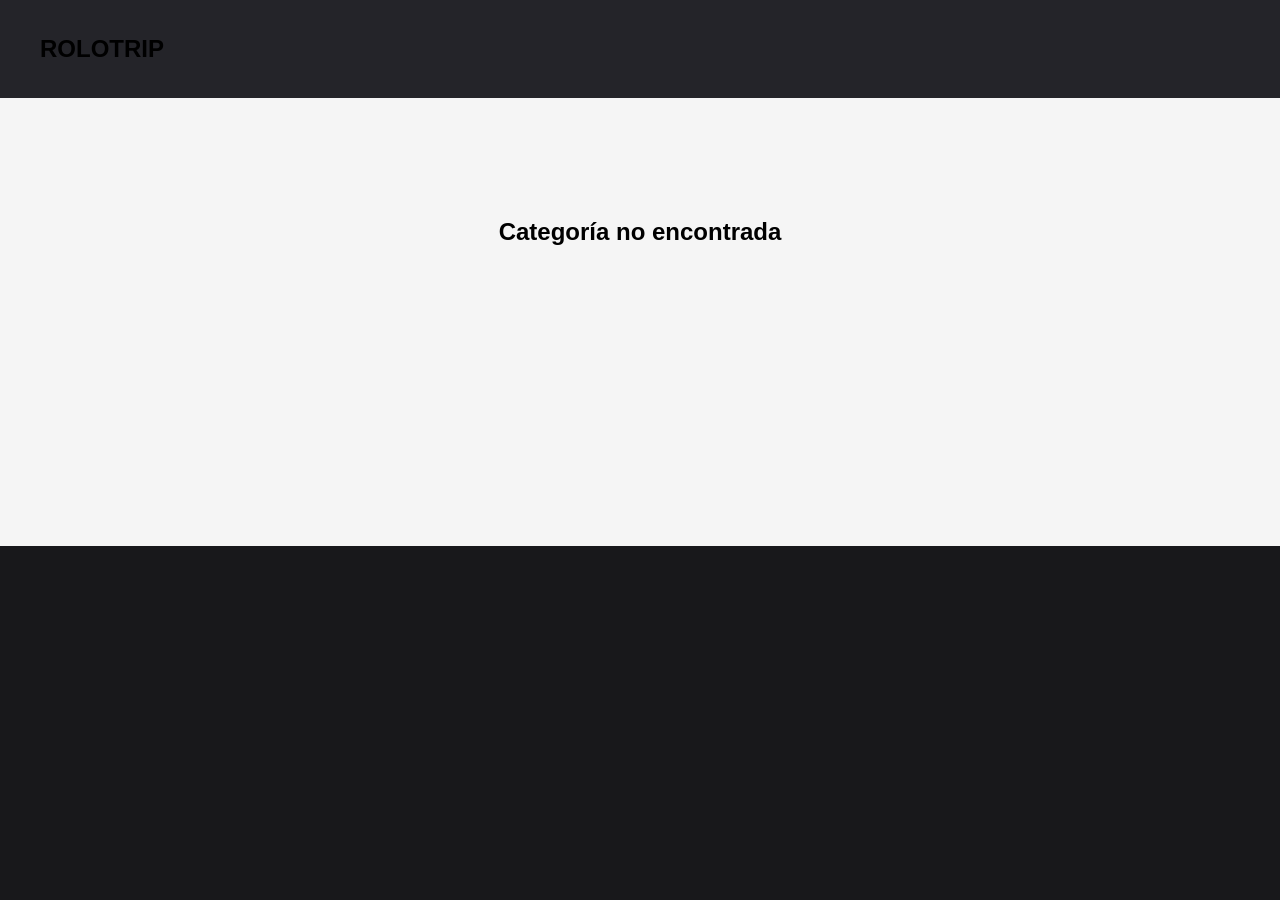
<file: PAGES/guia.html>
<!DOCTYPE html>
<html lang="es">
<head>
    <meta charset="UTF-8">
    <title>Guía - RoloTrip</title>
    <link rel="stylesheet" href="../CSS/styles.css">
</head>
<body>

<nav class="navbar">
    <h2>ROLOTRIP</h2>
</nav>

<section class="category">

    <h2 id="titulo"></h2>
    <p class="subtitle" id="descripcion"></p>

    <div class="category-grid" id="contenido"></div>

</section>

<section class="gastronomy" id="gastronomy"></section>

<div class="overlay" id="overlay">
    <div class="overlay-content" id="overlayContent"></div>
</div>

<script src="../JS/guia.js"></script>

</body>
</html>
</file>
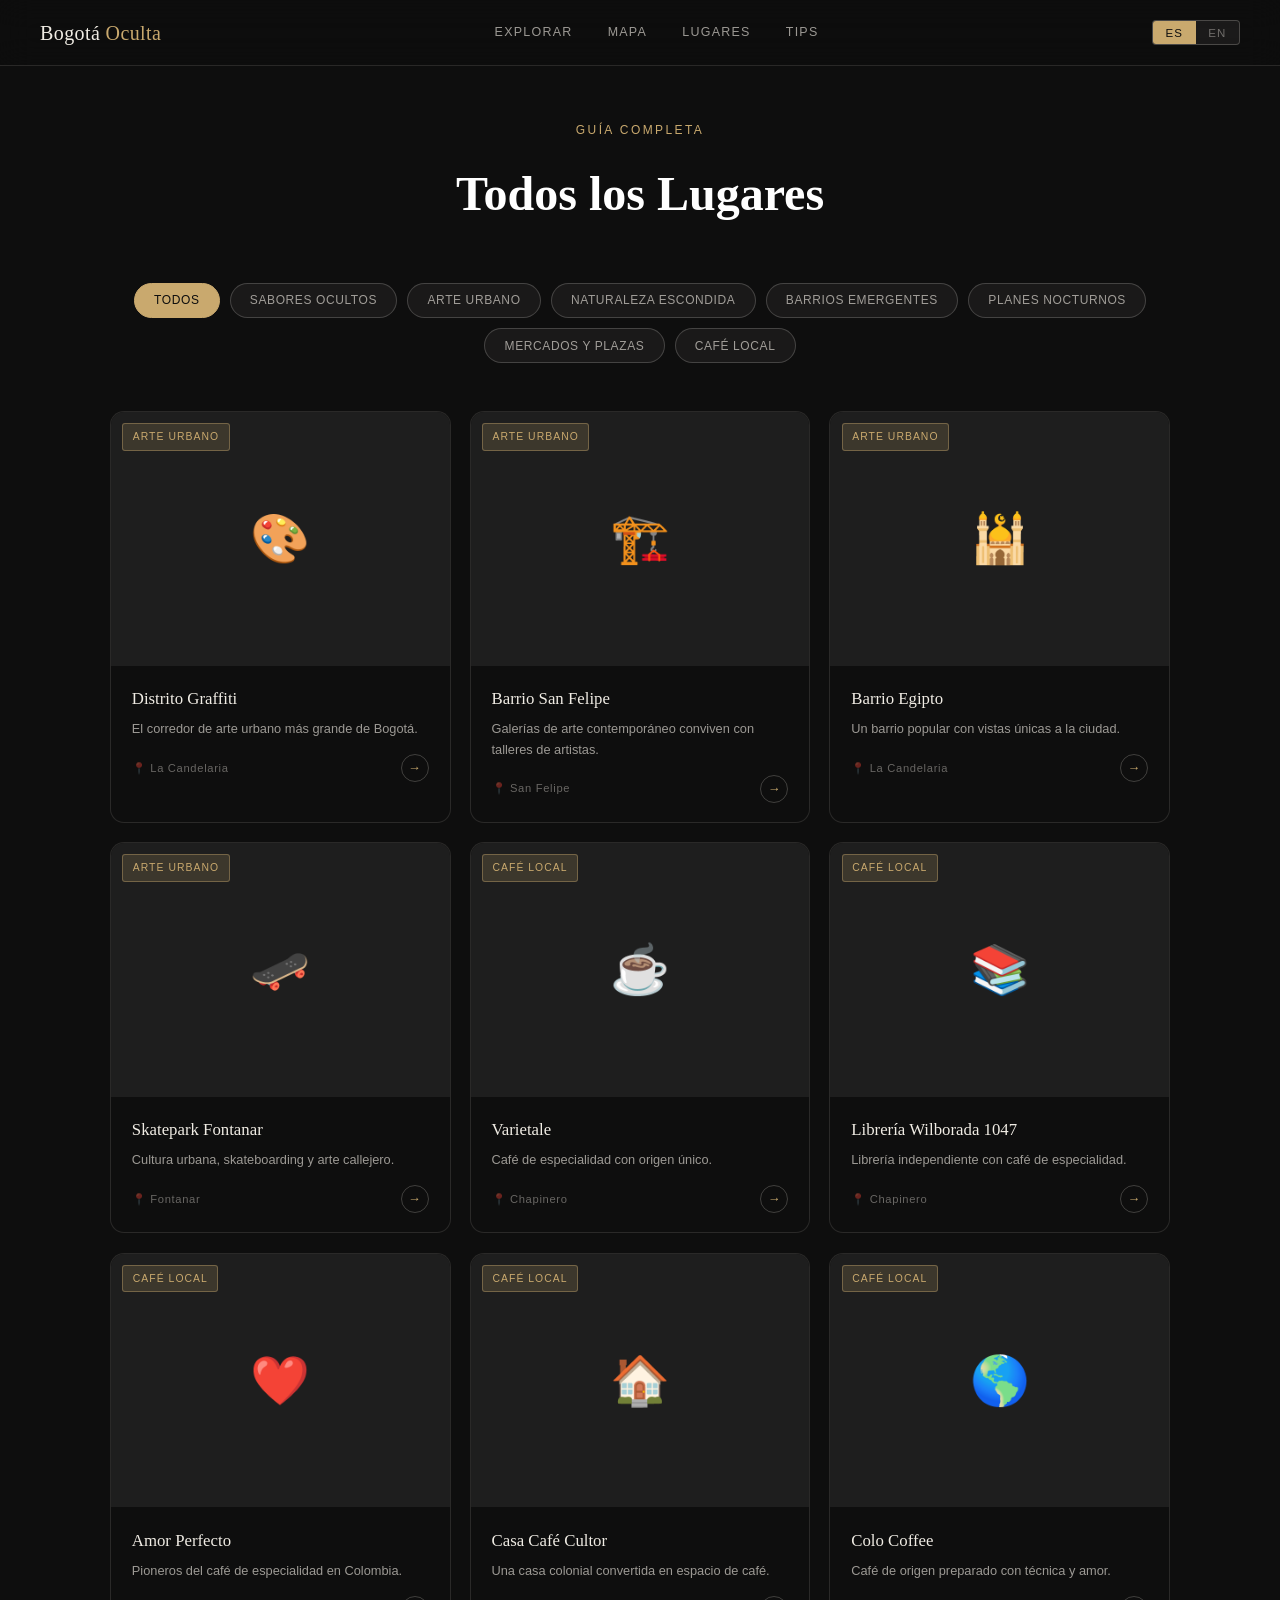
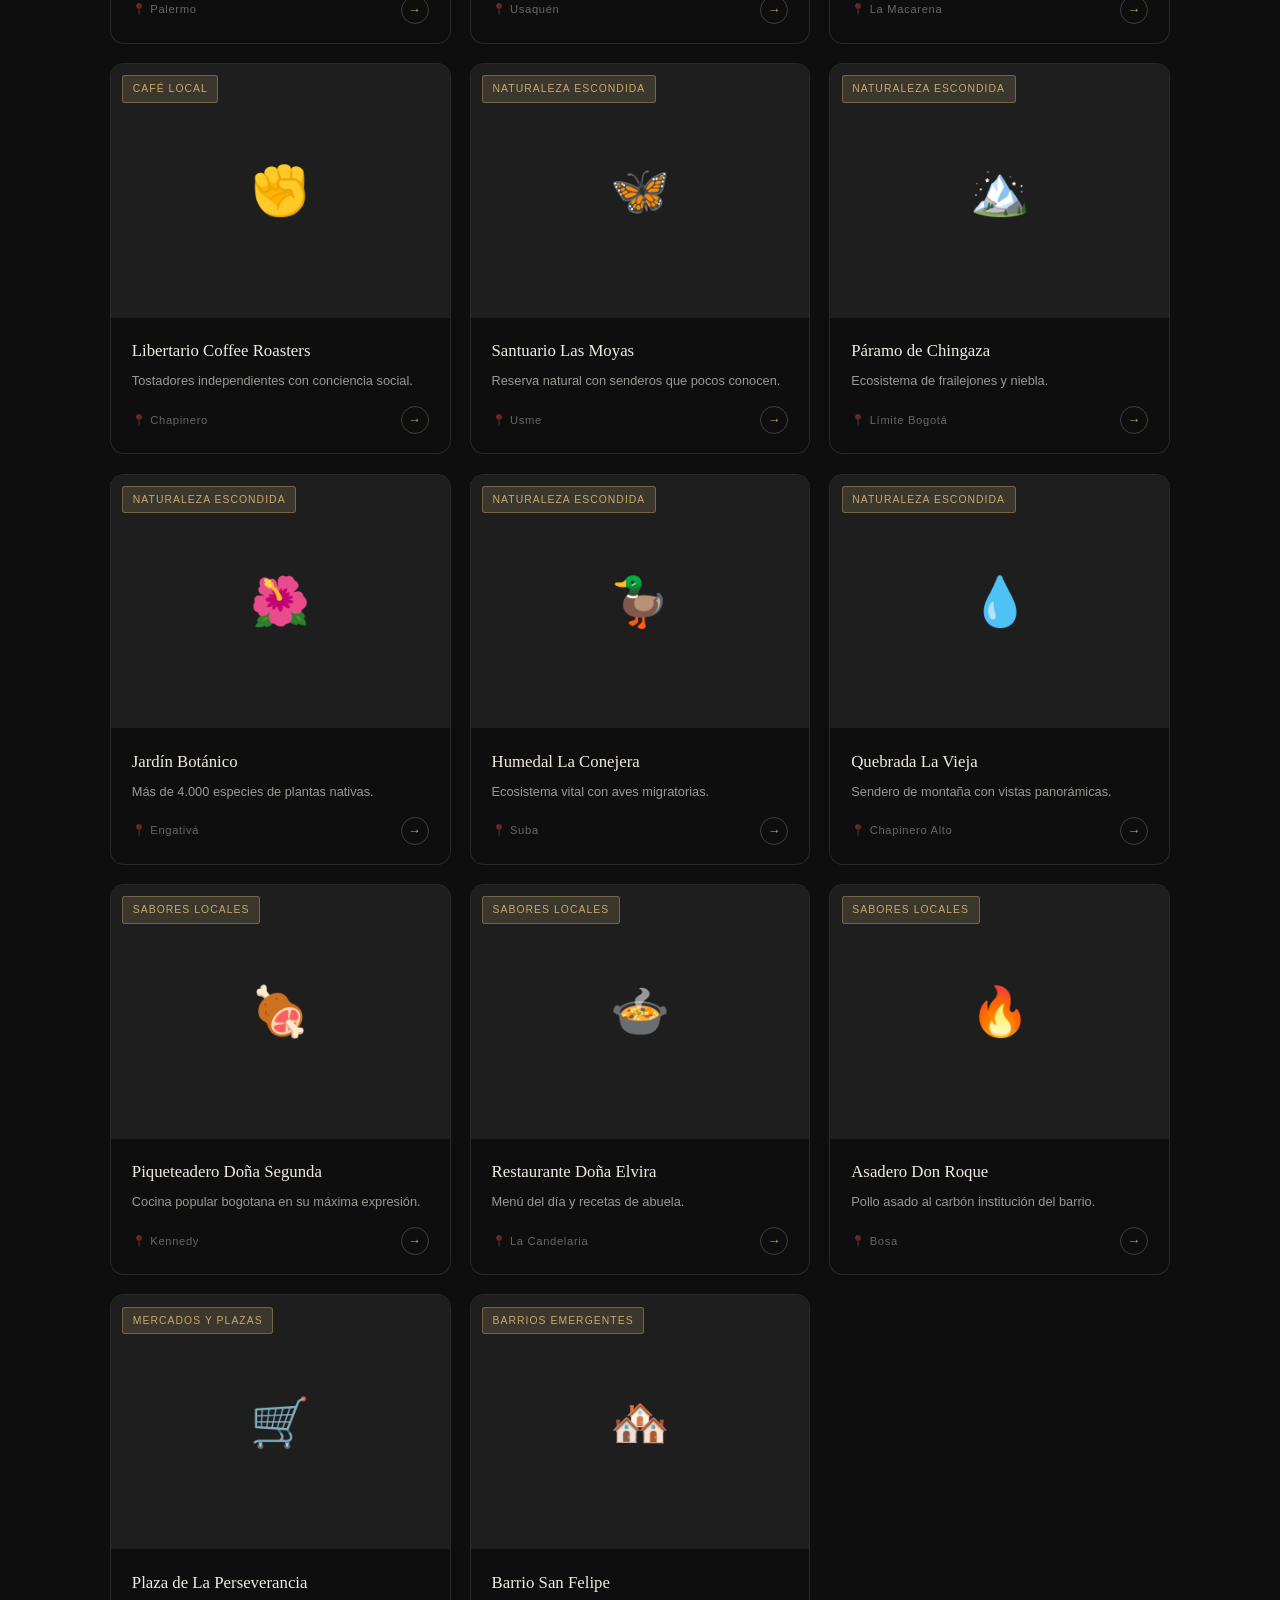
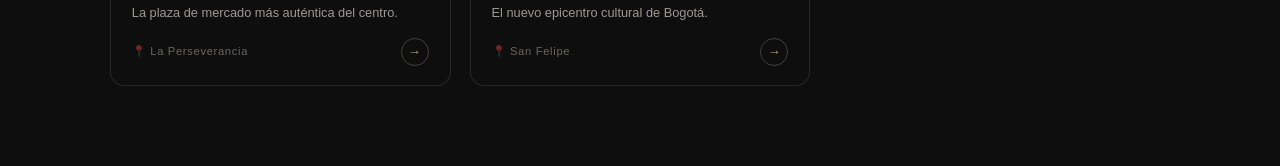
<file: pages/lugares.html>
<!DOCTYPE html>
<html lang="es">
<head>
  <meta charset="UTF-8" />
  <meta name="viewport" content="width=device-width, initial-scale=1.0" />
  <title>Lugares — Bogotá Oculta</title>
  
  <link rel="stylesheet" href="../css/styles.css" />
  
  <link rel="preconnect" href="https://fonts.googleapis.com" />
  </head>
<body style="background-color: #0e0e0e;">

  <header class="navbar">
  <div class="navbar__logo"><a href="../index.html">Bogotá <span>Oculta</span></a></div>

  <nav class="navbar__links">
    <a href="../index.html#explorar" data-i18n="navExplore">Explorar</a>
    <a href="mapa.html" data-i18n="navMap">Mapa</a>
    <a href="lugares.html" data-i18n="navPlaces">Lugares</a>
    <a href="../index.html#tips" data-i18n="navTips">Tips</a>
  </nav>

  <div class="lang-toggle">
    <button class="lang-btn active" id="btn-es">ES</button>
    <button class="lang-btn" id="btn-en">EN</button>
  </div>

  <button class="hamburger" id="hamburger" aria-label="Menú">
    <span></span><span></span><span></span>
  </button>
</header>

  <main style="margin-top: 120px; padding-bottom: 5rem;">
    <section class="section-header" style="text-align: center; margin-bottom: 3rem;">
      <p class="section-label" style="color: #c9a96e; letter-spacing: 0.2em; text-transform: uppercase; font-size: 0.75rem;">Guía Completa</p>
      <h1 class="section-title" style="font-family: 'Playfair Display', serif; color: white; font-size: 3rem;">Todos los Lugares</h1>
    </section>

    <div class="filters-container" style="max-width: 1100px; margin: 0 auto 3rem; display: flex; gap: 10px; flex-wrap: wrap; justify-content: center; padding: 0 20px;">
      <button class="btn-filter active" data-cat="todos">Todos</button> 
      <button class="btn-filter" data-cat="sabores">Sabores Ocultos</button>
      <button class="btn-filter" data-cat="arte">Arte Urbano</button>
      <button class="btn-filter" data-cat="naturaleza">Naturaleza Escondida</button>
      <button class="btn-filter" data-cat="barrios">Barrios Emergentes</button>
      <button class="btn-filter" data-cat="noche">Planes Nocturnos</button>
      <button class="btn-filter" data-cat="mercados">Mercados y Plazas</button>
      <button class="btn-filter" data-cat="cafe">Café Local</button>
    </div>

    <div class="places-grid" id="placesGrid" style="max-width: 1100px; margin: 0 auto; padding: 0 20px;">
      </div>
  </main>

  <script src="../js/main.js"></script>

</body>
</html>
</file>
<file: CSS/styles.css>
/* ================= RESET ================= */
body {
  margin: 0;
  font-family: Arial, sans-serif;
  background: #18181B;
}

/* ================= NAVBAR ================= */
.navbar {
  display: flex;
  align-items: center;
  justify-content: space-between;
  padding: 15px 40px;
  background: #242429;
  box-shadow: 0px 2px 10px rgba(0,0,0,0.05);
}

.logo-container {
  display: flex;
  align-items: center;
  gap: 10px;
}

.logo-img {
  width: 50px;
}

.logo span {
  color: #c76535;
}

.menu {
  display: flex;
  gap: 20px;
  list-style: none;
}

.menu a {
  text-decoration: none;
  color: black;
  font-weight: 500;
}

.lang {
  background: black;
  color: white;
  padding: 5px 10px;
  border-radius: 15px;
  cursor: pointer;
}

/* ================= HERO ================= */
.hero-container {
  position: relative;
  margin-bottom: 80px;
}

.hero {
  position: relative;
  height: 100vh;
  background: url('../ASSETS/Pagina\ principal/Bogota_noche.jpg') center/cover no-repeat;
  display: flex;
  justify-content: center;
  align-items: center;
  text-align: center;
  color: white;
  z-index: 1;
}

.hero-overlay {
  position: absolute;
  inset: 0;
  background: linear-gradient(
    rgba(0,0,0,0.65),
    rgba(0,0,0,0.4)
  );
  z-index: 1;
}

.hero-content {
  position: relative;
  z-index: 2;
  max-width: 700px;
  padding: 20px;
}

.hero h1 {
  font-size: 56px;
  margin-bottom: 20px;
}

.hero p {
  font-size: 20px;
  margin-bottom: 30px;
  opacity: 0.9;
}

/* BOTONES */
.hero-buttons {
  display: flex;
  gap: 15px;
  justify-content: center;
}

.btn-primary {
  padding: 14px 30px;
  background: #00a859;
  border: none;
  border-radius: 10px;
  color: white;
  font-weight: 600;
  cursor: pointer;
}

.btn-secondary {
  padding: 14px 30px;
  background: transparent;
  border: 2px solid white;
  border-radius: 10px;
  color: white;
  cursor: pointer;
}

/* ================= ISLA ================= */
.categorias-wrapper {
  position: absolute;
  left: 50%;
  bottom: -60px;

  transform: translate(-50%, 60px);
  z-index: 50;

  opacity: 0;
  transition: all 0.8s cubic-bezier(.2,.8,.2,1);
}

.categorias-wrapper.show {
  opacity: 1;
  transform: translate(-50%, 0);
}

.categorias {
  display: flex;
  gap: 25px;
  padding: 25px 40px;

  border-radius: 28px;

  background: rgba(255, 255, 255, 0.75);
  backdrop-filter: blur(18px);

  box-shadow: 
    0px 25px 60px rgba(0,0,0,0.25),
    inset 0px 1px 0px rgba(255,255,255,0.6);

  border: 1px solid rgba(255,255,255,0.3);
}

/* TARJETAS */
.cat {
  width: 200px;
  height: 50px;
  border-radius: 20px;

  display: flex;
  flex-direction: column;
  justify-content: center;
  align-items: center;

  cursor: pointer;
  transition: all 0.35s cubic-bezier(.2,.8,.2,1);
}

.cat .icon {
  font-size: 30px;
  margin-bottom: 8px;
}

.cat span {
  font-weight: 600;
  font-size: 14px;
}

.cat:hover {
  transform: translateY(-10px) scale(1.05);
}


/* ================= SOBRE ROLO ================= */
.about {
  padding: 100px 40px;
}

.about-container {
  display: flex;
  align-items: center;
  justify-content: space-between;
  gap: 50px;
  max-width: 1000px;
  margin: auto;
}

.about-text {
  flex: 1;
}

.about-text h2 {
  font-size: 36px;
  margin-bottom: 20px;
}

.about-text p {
  font-size: 18px;
  color: #929292;
  line-height: 1.6;
  margin-bottom: 20px;
}

/* ================= CARRUSEL ================= */
.about-carousel {
  flex: 1;
  position: relative;
  height: 350px;
  overflow: hidden;
  border-radius: 20px;
}

.carousel-track {
  position: relative;
  width: 100%;
  height: 100%;
}

.slide {
  position: absolute;
  width: 100%;
  height: 100%;
  object-fit: cover;

  opacity: 0;
  transition: opacity 0.6s ease;
}

.slide.active {
  opacity: 1;
}

/* ================= ACTIVIDADES ================= */


/* ================= HISTORIA ================= */
.stories {
  padding: 100px 40px;
  background: #242429;
  text-align: center;
}

.stories-grid {
  display: grid;
  grid-template-columns: repeat(3, 1fr);
  gap: 30px;
  margin-top: 40px;
}

.story {
  position: relative;
  border-radius: 20px;
  overflow: hidden;
  cursor: pointer;
}

.story img {
  width: 100%;
  height: 300px;
  object-fit: cover;
  transition: transform 0.5s ease;
}

/* Overlay */
.story-content {
  position: absolute;
  bottom: 0;
  left: 0;
  right: 0;
  padding: 20px;

  background: linear-gradient(
    transparent,
    rgba(0,0,0,0.8)
  );

  color: white;
  text-align: left;
}

.story h3 {
  margin: 0 0 5px;
}

.story p {
  font-size: 14px;
  opacity: 0.9;
}

/* Hover effect */
.story:hover img {
  transform: scale(1.1);
}

/* ================= CATEGORIAS-PAGES ================= */

.category {
  padding: 100px 200px;
  background: #f5f5f5;
  text-align: center;
}

.category-grid {
  display: grid;
  grid-template-columns: repeat(2, 1fr);
  gap: 30px;
  margin-top: 40px;
}

.gastronomy {
  padding: 80px 200px;
  background: #f5f5f5;
}

/* TITULOS */
.gastronomy h2 {
  text-align: left;
  margin-bottom: 30px;
  color: #1c1c1c;
}

/* ZONAS */
.zones {
  display: grid;
  grid-template-columns: repeat(3, 1fr);
  gap: 25px;
  margin-bottom: 60px;
}

.zone-card {
  background: white;
  padding: 25px;
  border-radius: 15px;
  box-shadow: 0 5px 15px rgba(0,0,0,0.05);
  border-left: 4px solid #00c853;
  text-align: left;
}

.zone-card h3 {
  margin-bottom: 10px;
}

.zone-card p {
  font-size: 14px;
  margin-bottom: 10px;
}

.zone-card span {
  font-size: 13px;
  color: #555;
}

/* CONSEJOS */
.tips {
  background: #dfe9e3;
  padding: 40px;
  border-radius: 20px;
  margin-bottom: 40px;
}

.tips-grid {
  display: grid;
  grid-template-columns: repeat(2, 1fr);
  gap: 30px;
  margin-top: 20px;
}

.tip {
  display: flex;
  gap: 15px;
  align-items: flex-start;
}

.tip span {
  background: #00c853;
  color: white;
  padding: 10px 15px;
  border-radius: 10px;
  font-weight: bold;
}

/* SABIAS QUE */
.fact {
  background: linear-gradient(90deg, #00c853, #1e88e5);
  color: white;
  padding: 40px;
  border-radius: 20px;
  text-align: center;
}

/* EXPANDIR */
.overlay {
  position: fixed;
  top: 0;
  left: 0;
  width: 100%;
  height: 100%;
  background: rgba(0,0,0,0.85);
  display: none;
  justify-content: center;
  align-items: center;
  z-index: 999;
}

.overlay.active {
  display: flex;
}

.overlay-content {
  background: white;
  width: 70%;
  max-width: 900px;
  padding: 40px;
  border-radius: 20px;
  animation: fadeIn 0.4s ease;
}

@keyframes fadeIn {
  from { transform: scale(0.9); opacity: 0; }
  to { transform: scale(1); opacity: 1; }
}


/* ================= FOOTER ================= */
footer {
  text-align: center;
  padding: 30px;
  background: #18181B;
}

/* ================= RESPONSIVE ================= */
@media (max-width: 768px) {

  .hero h1 {
    font-size: 34px;
  }

  .hero-buttons {
    flex-direction: column;
  }

  .categorias {
    flex-direction: column;
    align-items: center;
  }

  .menu {
    display: none;
  }
}

@media (max-width: 768px) {
  .about-container {
    flex-direction: column;
  }

  .about-carousel {
    width: 100%;
    height: 250px;
  }
}


/* ================= DETALLE ================= */
/* Selección */
.story.active {
  outline: 3px solid #ff6b00;
  transform: scale(0.97);
}

/* Hover más suave */
.story {
  transition: all 0.3s ease;
}
</file>
<file: css/styles.css>
/* =========================================
   BOGOTÁ OCULTA — styles.css
   Paleta: oscuro #0e0e0e + dorado #c9a96e
   Tipografía: Playfair Display + DM Sans
   ========================================= */

/* ---- Reset & Base ---- */
*, *::before, *::after { margin: 0; padding: 0; box-sizing: border-box; }

:root {
  --bg:        #0e0e0e;
  --bg2:       #161616;
  --bg3:       #1e1e1e;
  --gold:      #c9a96e;
  --gold-lt:   #d4b882;
  --text:      #f0ece4;
  --text-muted:#f0ece4a0;
  --text-dim:  #f0ece466;
  --border:    rgba(240,236,228,0.12);
  --border-md: rgba(240,236,228,0.22);
  --radius-sm: 4px;
  --radius-md: 8px;
  --radius-lg: 14px;
  --font-display: 'Playfair Display', Georgia, serif;
  --font-body:    'DM Sans', sans-serif;
  --max-w: 1100px;
  --nav-h: 66px;
}

html { scroll-behavior: smooth; }

body {
  font-family: var(--font-body);
  background: var(--bg);
  color: var(--text);
  line-height: 1.7;
  overflow-x: hidden;
}

a { text-decoration: none; color: inherit; }
img { max-width: 100%; display: block; }

/* ---- Scrollbar ---- */
::-webkit-scrollbar { width: 6px; }
::-webkit-scrollbar-track { background: var(--bg); }
::-webkit-scrollbar-thumb { background: var(--gold); border-radius: 3px; }

/* =========================================
   NAVBAR
   ========================================= */
.navbar {
  position: fixed;
  top: 0; left: 0; right: 0;
  z-index: 100;
  height: var(--nav-h);
  display: flex;
  align-items: center;
  justify-content: space-between;
  padding: 0 2.5rem;
  background: rgba(14,14,14,0.85);
  backdrop-filter: blur(16px);
  border-bottom: 0.5px solid var(--border);
}

.navbar__logo {
  font-family: var(--font-display);
  font-size: 1.25rem;
  letter-spacing: 0.02em;
  color: var(--text);
  flex-shrink: 0;
}

.navbar__logo span { color: var(--gold); }

.navbar__links {
  display: flex;
  gap: 2.2rem;
}

.navbar__links a {
  font-size: 0.78rem;
  font-weight: 400;
  letter-spacing: 0.1em;
  text-transform: uppercase;
  color: var(--text-muted);
  transition: color 0.2s;
}

.navbar__links a:hover { color: var(--gold); }

/* Lang toggle */
.lang-toggle {
  display: flex;
  background: rgba(240,236,228,0.06);
  border: 0.5px solid var(--border-md);
  border-radius: var(--radius-sm);
  overflow: hidden;
}

.lang-btn {
  background: none;
  border: none;
  color: var(--text-dim);
  font-family: var(--font-body);
  font-size: 0.72rem;
  font-weight: 500;
  letter-spacing: 0.08em;
  text-transform: uppercase;
  padding: 0.35rem 0.8rem;
  cursor: pointer;
  transition: all 0.2s;
}

.lang-btn.active {
  background: var(--gold);
  color: #0e0e0e;
}

/* Hamburger (mobile) */
.hamburger {
  display: none;
  flex-direction: column;
  gap: 5px;
  background: none;
  border: none;
  cursor: pointer;
  padding: 4px;
}

.hamburger span {
  display: block;
  width: 22px;
  height: 1.5px;
  background: var(--text);
  border-radius: 2px;
  transition: all 0.3s;
}

/* Mobile menu */
.mobile-menu {
  display: none;
  position: fixed;
  top: var(--nav-h);
  left: 0; right: 0;
  background: var(--bg2);
  border-bottom: 0.5px solid var(--border);
  padding: 1.5rem 2.5rem;
  flex-direction: column;
  gap: 1.2rem;
  z-index: 99;
}

.mobile-menu.open { display: flex; }

.mobile-menu a {
  font-size: 0.9rem;
  letter-spacing: 0.08em;
  text-transform: uppercase;
  color: var(--text-muted);
}

/* =========================================
   HERO
   ========================================= */
.hero {
  margin-top: var(--nav-h);
  padding: 5rem 2.5rem 3.5rem;
  max-width: var(--max-w);
  margin-left: auto;
  margin-right: auto;
  display: grid;
  grid-template-columns: 1fr 1fr;
  gap: 4rem;
  align-items: center;
}

/* Staggered fade-in on load */
.hero__content > * {
  opacity: 0;
  transform: translateY(18px);
  animation: fadeUp 0.7s ease forwards;
}

.hero__eyebrow { animation-delay: 0.1s; }
.hero__title   { animation-delay: 0.25s; }
.hero__sub     { animation-delay: 0.4s; }
.search-box    { animation-delay: 0.55s; }

@keyframes fadeUp {
  to { opacity: 1; transform: translateY(0); }
}

.hero__eyebrow {
  font-size: 0.72rem;
  letter-spacing: 0.2em;
  text-transform: uppercase;
  color: var(--gold);
  display: flex;
  align-items: center;
  gap: 0.7rem;
  margin-bottom: 1.1rem;
}

.hero__eyebrow::before {
  content: '';
  display: inline-block;
  width: 30px;
  height: 1px;
  background: var(--gold);
}

.hero__title {
  font-family: var(--font-display);
  font-size: clamp(2.6rem, 4.5vw, 4rem);
  line-height: 1.07;
  font-weight: 700;
  margin-bottom: 1.4rem;
  color: var(--text);
}

.hero__title em {
  font-style: italic;
  color: var(--gold);
}

.hero__sub {
  font-size: 1rem;
  font-weight: 300;
  line-height: 1.75;
  color: var(--text-muted);
  margin-bottom: 2rem;
  max-width: 440px;
}

/* Search box */
.search-box {
  display: flex;
  align-items: center;
  background: rgba(240,236,228,0.05);
  border: 0.5px solid var(--border-md);
  border-radius: var(--radius-md);
  overflow: hidden;
  max-width: 460px;
  transition: border-color 0.2s;
}

.search-box:focus-within {
  border-color: rgba(201,169,110,0.5);
}

.search-box__icon {
  width: 18px;
  height: 18px;
  color: var(--text-dim);
  margin-left: 1rem;
  flex-shrink: 0;
}

.search-box input {
  flex: 1;
  background: none;
  border: none;
  padding: 0.9rem 0.9rem;
  color: var(--text);
  font-family: var(--font-body);
  font-size: 0.88rem;
  outline: none;
}

.search-box input::placeholder { color: var(--text-dim); }

.search-box button {
  background: var(--gold);
  border: none;
  padding: 0 1.3rem;
  height: 100%;
  min-height: 46px;
  color: #0e0e0e;
  font-family: var(--font-body);
  font-size: 0.78rem;
  font-weight: 500;
  letter-spacing: 0.09em;
  text-transform: uppercase;
  cursor: pointer;
  transition: background 0.2s;
  white-space: nowrap;
}

.search-box button:hover { background: var(--gold-lt); }

/* Map mock */
.hero__visual {
  opacity: 0;
  animation: fadeUp 0.9s ease 0.6s forwards;
}

.map-mock {
  width: 100%;
  aspect-ratio: 4/3;
  background: var(--bg3);
  border-radius: var(--radius-lg);
  border: 0.5px solid var(--border);
  position: relative;
  overflow: hidden;
}

.map-mock__grid {
  position: absolute;
  inset: 0;
  background-image:
    linear-gradient(rgba(201,169,110,0.07) 1px, transparent 1px),
    linear-gradient(90deg, rgba(201,169,110,0.07) 1px, transparent 1px);
  background-size: 32px 32px;
}

.map-pin {
  position: absolute;
  width: 10px;
  height: 10px;
  border-radius: 50%;
  background: var(--gold);
  transform: translate(-50%, -50%);
  animation: pulseDot 2.5s ease-in-out infinite;
}

.map-pin::after {
  content: '';
  position: absolute;
  inset: -6px;
  border-radius: 50%;
  border: 1px solid rgba(201,169,110,0.35);
  animation: ringOut 2.5s ease-out infinite;
}

@keyframes pulseDot {
  0%, 100% { opacity: 1; transform: translate(-50%,-50%) scale(1); }
  50%       { opacity: 0.65; transform: translate(-50%,-50%) scale(0.82); }
}

@keyframes ringOut {
  0%   { transform: scale(1); opacity: 0.5; }
  100% { transform: scale(3); opacity: 0; }
}

.map-mock__label {
  position: absolute;
  bottom: 1rem;
  left: 1rem;
  font-size: 0.68rem;
  letter-spacing: 0.14em;
  text-transform: uppercase;
  color: rgba(201,169,110,0.55);
}

/* =========================================
   STATS BAR
   ========================================= */
.stats-bar {
  display: flex;
  align-items: center;
  justify-content: center;
  gap: 0;
  padding: 1.8rem 2.5rem;
  border-top: 0.5px solid var(--border);
  border-bottom: 0.5px solid var(--border);
  background: var(--bg2);
  flex-wrap: wrap;
  gap: 0;
}

.stat {
  display: flex;
  flex-direction: column;
  align-items: center;
  padding: 0 3rem;
}

.stat__num {
  font-family: var(--font-display);
  font-size: 2rem;
  color: var(--gold);
  line-height: 1;
}

.stat__label {
  font-size: 0.75rem;
  color: var(--text-dim);
  letter-spacing: 0.06em;
  margin-top: 0.3rem;
}

.stat__divider {
  width: 0.5px;
  height: 36px;
  background: var(--border);
}

/* =========================================
   SECTION SHARED
   ========================================= */
.section-header {
  text-align: center;
  margin-bottom: 3rem;
}

.section-label {
  font-size: 0.72rem;
  letter-spacing: 0.18em;
  text-transform: uppercase;
  color: var(--gold);
  margin-bottom: 0.8rem;
}

.section-title {
  font-family: var(--font-display);
  font-size: clamp(1.8rem, 3vw, 2.6rem);
  font-weight: 700;
  color: var(--text);
}

/* =========================================
   CATEGORÍAS
   ========================================= */
.categories {
  padding: 5rem 2.5rem;
  max-width: var(--max-w);
  margin: 0 auto;
}

.cats-grid {
  display: grid;
  grid-template-columns: repeat(3, 1fr);
  gap: 1rem;
}

.cat-card {
  background: var(--bg2);
  border: 0.5px solid var(--border);
  border-radius: var(--radius-lg);
  padding: 1.8rem 1.5rem;
  cursor: pointer;
  transition: all 0.25s ease;
  position: relative;
  overflow: hidden;
}

.cat-card::before {
  content: '';
  position: absolute;
  inset: 0;
  background: rgba(201,169,110,0.04);
  opacity: 0;
  transition: opacity 0.25s;
}

.cat-card:hover::before,
.cat-card.active::before { opacity: 1; }

.cat-card:hover,
.cat-card.active {
  border-color: rgba(201,169,110,0.45);
  transform: translateY(-3px);
}

.cat-card__icon {
  font-size: 1.8rem;
  margin-bottom: 1rem;
  display: block;
}

.cat-card h3 {
  font-family: var(--font-display);
  font-size: 1.1rem;
  font-weight: 400;
  color: var(--text);
  margin-bottom: 0.5rem;
}

.cat-card p {
  font-size: 0.82rem;
  color: var(--text-muted);
  line-height: 1.6;
  font-weight: 300;
}

/* =========================================
   LUGARES DESTACADOS
   ========================================= */
.featured {
  padding: 5rem 2.5rem;
  background: var(--bg2);
}

.featured .section-header,
.featured .places-grid,
.featured__cta {
  max-width: var(--max-w);
  margin-left: auto;
  margin-right: auto;
}

.places-grid {
  display: grid;
  grid-template-columns: repeat(3, 1fr);
  gap: 1.2rem;
  margin-bottom: 3rem;
}

.place-card {
  background: var(--bg);
  border: 0.5px solid var(--border);
  border-radius: var(--radius-lg);
  overflow: hidden;
  transition: all 0.25s ease;
  cursor: pointer;
}

.place-card:hover {
  border-color: rgba(201,169,110,0.4);
  transform: translateY(-4px);
}

.place-card__img {
  width: 100%;
  aspect-ratio: 4/3;
  background: var(--bg3);
  display: flex;
  align-items: center;
  justify-content: center;
  font-size: 3rem;
  position: relative;
  overflow: hidden;
}

.place-card__tag {
  position: absolute;
  top: 0.7rem;
  left: 0.7rem;
  background: rgba(201,169,110,0.18);
  border: 0.5px solid rgba(201,169,110,0.4);
  color: var(--gold);
  font-size: 0.65rem;
  letter-spacing: 0.1em;
  text-transform: uppercase;
  padding: 0.25rem 0.6rem;
  border-radius: 3px;
}

.place-card__body {
  padding: 1.2rem 1.3rem;
}

.place-card__name {
  font-family: var(--font-display);
  font-size: 1.05rem;
  font-weight: 400;
  color: var(--text);
  margin-bottom: 0.35rem;
}

.place-card__desc {
  font-size: 0.8rem;
  color: var(--text-muted);
  font-weight: 300;
  line-height: 1.6;
  margin-bottom: 0.9rem;
}

.place-card__meta {
  display: flex;
  align-items: center;
  justify-content: space-between;
}

.place-card__barrio {
  font-size: 0.7rem;
  color: var(--text-dim);
  letter-spacing: 0.06em;
}

.place-card__arrow {
  width: 28px;
  height: 28px;
  border-radius: 50%;
  border: 0.5px solid var(--border-md);
  display: flex;
  align-items: center;
  justify-content: center;
  color: var(--gold);
  font-size: 0.8rem;
  transition: all 0.2s;
}

.place-card:hover .place-card__arrow {
  background: var(--gold);
  color: #0e0e0e;
}

/* CTA */
.featured__cta {
  text-align: center;
}

.btn-outline {
  display: inline-block;
  border: 0.5px solid var(--border-md);
  color: var(--text-muted);
  font-size: 0.8rem;
  letter-spacing: 0.1em;
  text-transform: uppercase;
  padding: 0.8rem 2.2rem;
  border-radius: var(--radius-md);
  transition: all 0.2s;
}

.btn-outline:hover {
  border-color: var(--gold);
  color: var(--gold);
}

/* =========================================
   TIPS
   ========================================= */
.tips {
  padding: 5rem 2.5rem;
  max-width: var(--max-w);
  margin: 0 auto;
}

.tips-grid {
  display: grid;
  grid-template-columns: repeat(4, 1fr);
  gap: 1rem;
}

.tip-card {
  padding: 1.6rem 1.3rem;
  background: var(--bg2);
  border: 0.5px solid var(--border);
  border-radius: var(--radius-lg);
  transition: border-color 0.2s;
}

.tip-card:hover { border-color: var(--border-md); }

.tip-card__icon {
  display: block;
  font-size: 1.5rem;
  margin-bottom: 0.9rem;
}

.tip-card h4 {
  font-family: var(--font-display);
  font-size: 1rem;
  font-weight: 400;
  color: var(--text);
  margin-bottom: 0.5rem;
}

.tip-card p {
  font-size: 0.8rem;
  color: var(--text-muted);
  font-weight: 300;
  line-height: 1.65;
}

/* =========================================
   FOOTER
   ========================================= */
.footer {
  padding: 3rem 2.5rem;
  border-top: 0.5px solid var(--border);
  text-align: center;
  background: var(--bg2);
}

.footer__logo {
  font-family: var(--font-display);
  font-size: 1.3rem;
  margin-bottom: 0.8rem;
}

.footer__logo span { color: var(--gold); }

.footer__sub {
  font-size: 0.82rem;
  color: var(--text-dim);
  font-weight: 300;
  margin-bottom: 0.5rem;
}

.footer__copy {
  font-size: 0.72rem;
  color: var(--text-dim);
  letter-spacing: 0.08em;
}

/* =========================================
   RESPONSIVE
   ========================================= */
@media (max-width: 900px) {
  .hero {
    grid-template-columns: 1fr;
    gap: 2.5rem;
    padding-top: 3.5rem;
  }

  .hero__visual { order: -1; }

  .cats-grid {
    grid-template-columns: repeat(2, 1fr);
  }

  .places-grid {
    grid-template-columns: repeat(2, 1fr);
  }

  .tips-grid {
    grid-template-columns: repeat(2, 1fr);
  }

  .stat { padding: 0 1.5rem; }
}

@media (max-width: 600px) {
  .navbar__links { display: none; }
  .hamburger { display: flex; }

  .hero { padding: 2.5rem 1.5rem; }

  .categories, .featured, .tips {
    padding: 3.5rem 1.5rem;
  }

  .cats-grid, .places-grid, .tips-grid {
    grid-template-columns: 1fr;
  }

  .stats-bar { gap: 1rem; flex-direction: column; }
  .stat__divider { width: 40px; height: 0.5px; }

  .navbar { padding: 0 1.5rem; }
}

/* Botones de filtro específicos para la página de lugares */
.btn-filter {
  background: transparent;
  border: 0.5px solid var(--border-md);
  color: var(--text-muted);
  padding: 0.6rem 1.2rem;
  border-radius: 30px;
  font-family: var(--font-body);
  font-size: 0.75rem;
  text-transform: uppercase;
  letter-spacing: 0.05em;
  cursor: pointer;
  transition: all 0.3s ease;
}

.btn-filter:hover {
  border-color: var(--gold);
  color: var(--gold);
}

.btn-filter.active {
  background: var(--gold);
  color: var(--bg);
  border-color: var(--gold);
}

.bg-alt {
  background: linear-gradient(to bottom, #0e0e0e, #131313);
}

.filters-container {
  margin-top: 2rem;
}

.btn-filter {
  background: rgba(240, 236, 228, 0.05);
  border: 0.5px solid rgba(240, 236, 228, 0.2);
  color: #f0ece4a0;
  padding: 0.6rem 1.2rem;
  border-radius: 30px;
  font-family: 'DM Sans', sans-serif;
  font-size: 0.75rem;
  text-transform: uppercase;
  letter-spacing: 0.05em;
  cursor: pointer;
  transition: all 0.3s ease;
}

.btn-filter:hover {
  border-color: #c9a96e;
  color: #c9a96e;
}

.btn-filter.active {
  background: #c9a96e;
  color: #0e0e0e;
  border-color: #c9a96e;
  font-weight: 500;
}
</file>
